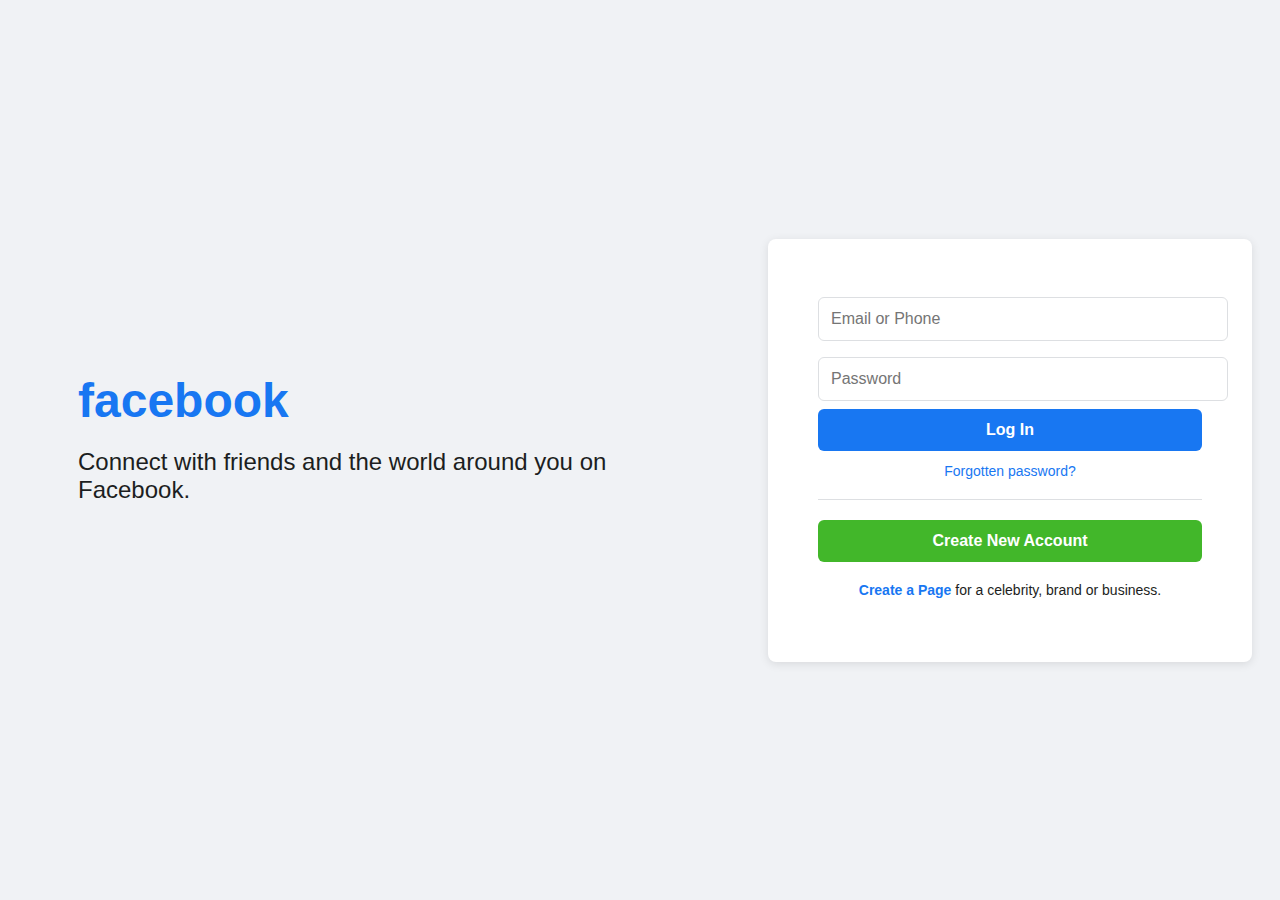
<file: FACEBOOK LOGIN CLONE/index.html>
<!DOCTYPE html>
<html lang="en">
<head>
    <meta charset="UTF-8">
    <meta name="viewport" content="width=device-width, initial-scale=1.0">
    <title>Facebook Login Clone</title>
    <link rel="stylesheet" href="styles.css">
</head>
<body>
    <div class="container">
        <div class="left-section">
            <h1>facebook</h1>
            <p>Connect with friends and the world around you on Facebook.</p>
        </div>
        <div class="right-section">
            <div class="login-box">
                <input type="text" placeholder="Email or Phone" class="input-field">
                <input type="password" placeholder="Password" class="input-field">
                <button class="login-button">Log In</button>
                <a href="#" class="forgot-password">Forgotten password?</a>
                <hr>
                <button class="create-account-button">Create New Account</button>
            </div>
            <p class="create-page"><a href="#">Create a Page</a> for a celebrity, brand or business.</p>
        </div>
    </div>
</body>
</html>
</file>
<file: FACEBOOK LOGIN CLONE/styles.css>
body {
    margin: 0;
    padding: 0;
    font-family: Arial, sans-serif;
    background-color: #f0f2f5;
}

.container {
    display: flex;
    justify-content: center;
    align-items: center;
    height: 100vh;
}

.left-section {
    width: 50%;
    padding: 50px;
}

.left-section h1 {
    color: #1877f2;
    font-size: 48px;
    font-weight: bold;
    margin: 0;
}

.left-section p {
    font-size: 24px;
    color: #1c1e21;
    margin-top: 20px;
}

.right-section {
    width: 30%;
    padding: 50px;
    background-color: white;
    border-radius: 8px;
    box-shadow: 0 2px 10px rgba(0, 0, 0, 0.1);
}

.login-box {
    display: flex;
    flex-direction: column;
}

.input-field {
    width: 100%;
    padding: 12px;
    margin: 8px 0;
    border: 1px solid #dddfe2;
    border-radius: 6px;
    font-size: 16px;
}

.login-button {
    width: 100%;
    padding: 12px;
    background-color: #1877f2;
    border: none;
    color: white;
    font-size: 16px;
    font-weight: bold;
    border-radius: 6px;
    cursor: pointer;
}

.login-button:hover {
    background-color: #166fe5;
}

.forgot-password {
    text-align: center;
    display: block;
    margin-top: 12px;
    color: #1877f2;
    text-decoration: none;
    font-size: 14px;
}

hr {
    margin: 20px 0;
    border: none;
    border-top: 1px solid #dddfe2;
}

.create-account-button {
    width: 100%;
    padding: 12px;
    background-color: #42b72a;
    border: none;
    color: white;
    font-size: 16px;
    font-weight: bold;
    border-radius: 6px;
    cursor: pointer;
}

.create-account-button:hover {
    background-color: #36a420;
}

.create-page {
    text-align: center;
    margin-top: 20px;
    font-size: 14px;
    color: #1c1e21;
}

.create-page a {
    color: #1877f2;
    text-decoration: none;
    font-weight: bold;
}
</file>
